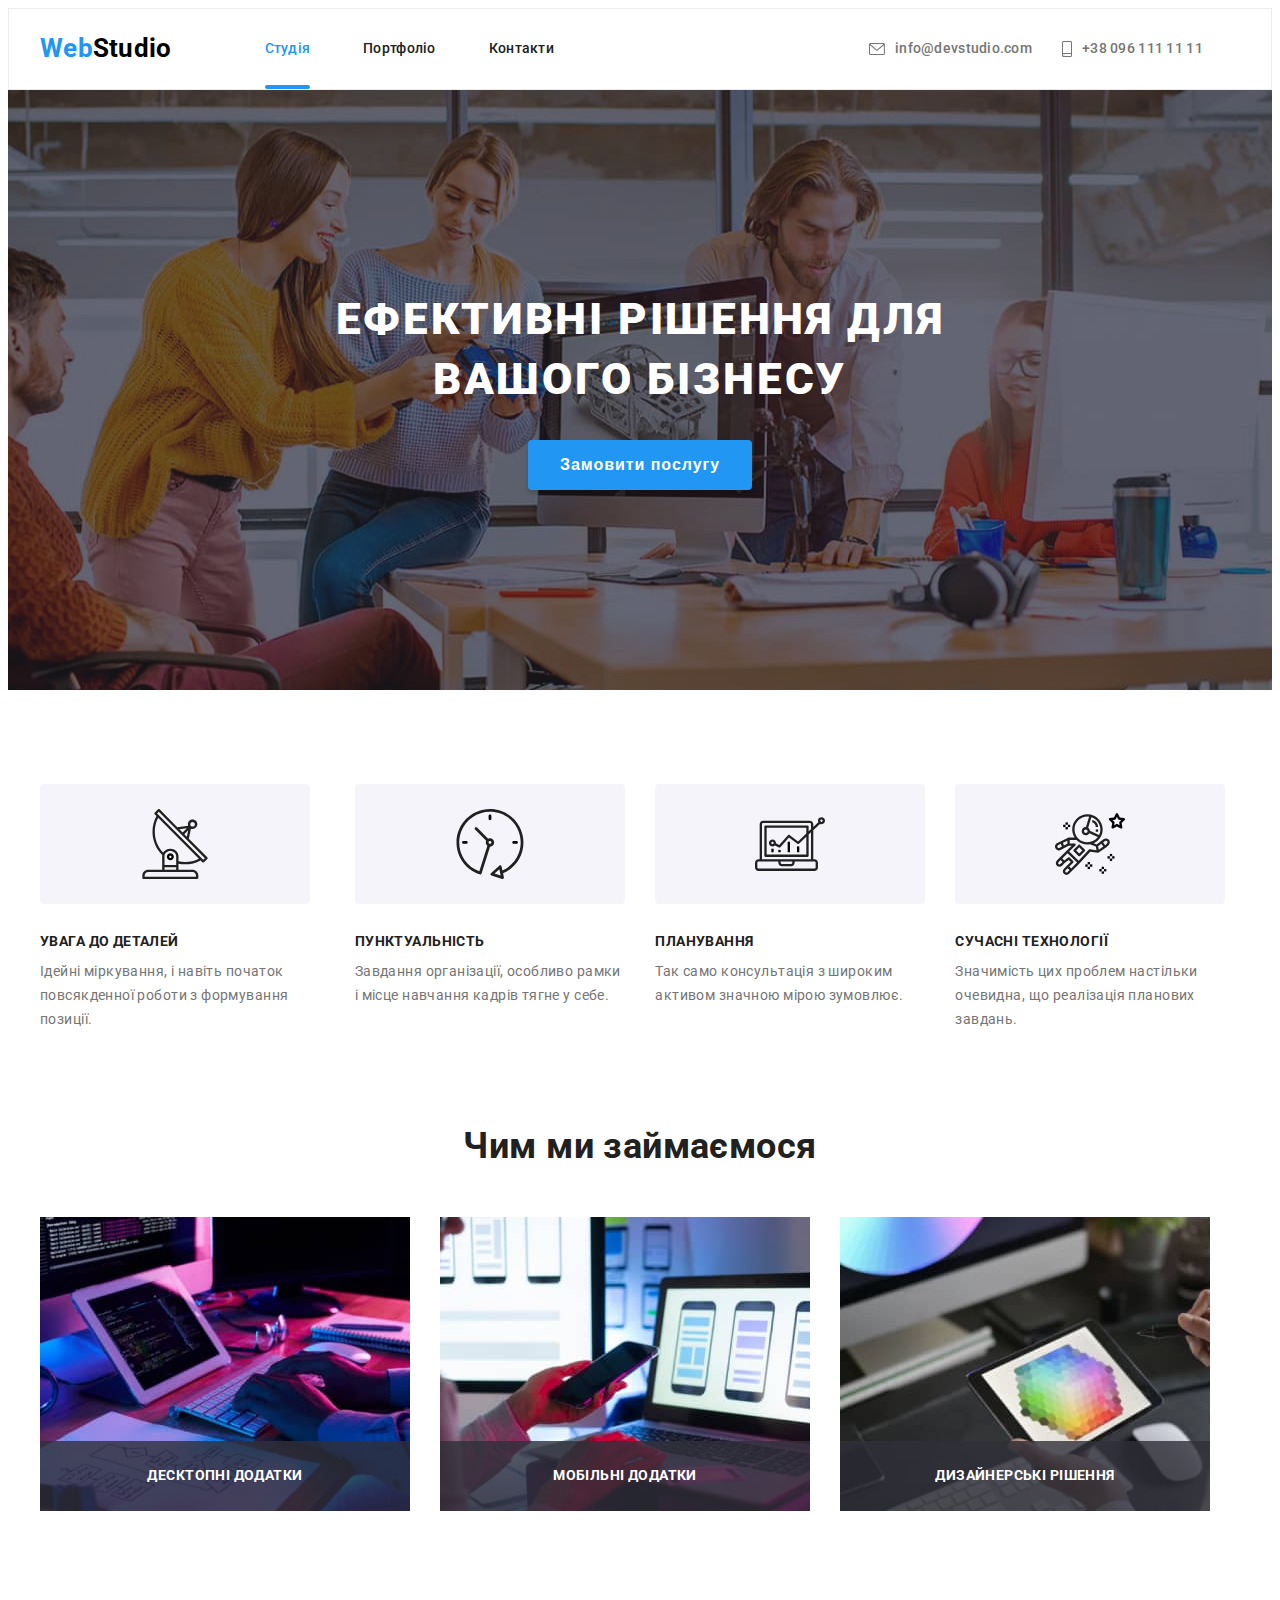
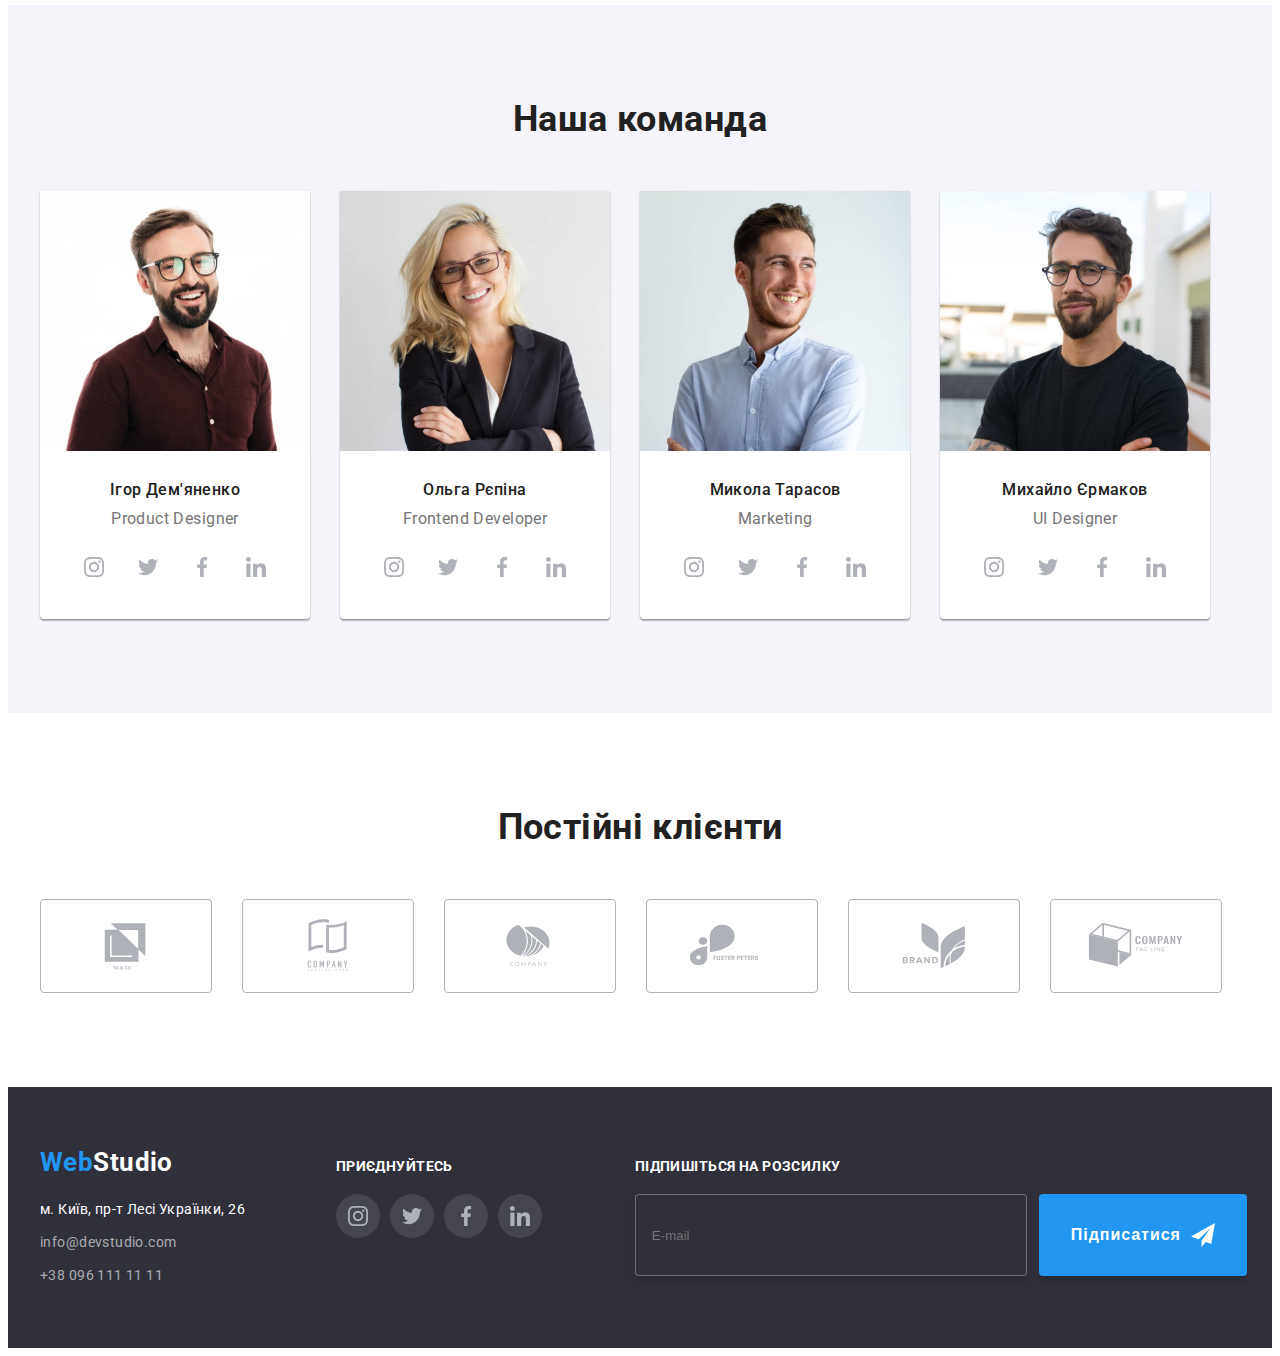
<file: index.html>
<!DOCTYPE html>
<html lang="uk">
  <head>
    <meta charset="UTF-8" />
    <meta http-equiv="X-UA-Compatible" content="IE=edge" />
    <meta name="viewport" content="width=device-width, initial-scale=1.0" />
    <title>WebStudio</title>
    <!-- fonts -->
    <link rel="preconnect" href="https://fonts.googleapis.com" />
    <link rel="preconnect" href="https://fonts.gstatic.com" crossorigin />
    <link
      href="https://fonts.googleapis.com/css2?family=Raleway:wght@700&family=Roboto:wght@400;500;700;900&display=swap"
      rel="stylesheet"
    />
    <!-- css -->
    <link
      rel="stylesheet"
      href="https://cdnjs.cloudflare.com/ajax/libs/modern-normalize/1.1.0/modern-normalize.min.css"
      integrity="sha512-wpPYUAdjBVSE4KJnH1VR1HeZfpl1ub8YT/NKx4PuQ5NmX2tKuGu6U/JRp5y+Y8XG2tV+wKQpNHVUX03MfMFn9Q=="
      crossorigin="anonymous"
      referrerpolicy="no-referrer"
    />
    <link rel="stylesheet" href="./css/styles.css" />
  </head>
  <body>
    <!-- header -->
    <header class="header">
      <!-- logo -->
      <div class="container">
        <div class="box">
          <a class="logo" href="./"><span class="web">Web</span>Studio</a>
          <!-- nav -->
          <ul class="list_nav">
            <li class="item_nav"><a class="link_header active" href="./">Студія</a></li>
            <li class="item_nav"><a class="link_header" href="./portfolio.html">Портфоліо</a></li>
            <li class="item_nav"><a class="link_header" href="./">Контакти</a></li>
          </ul>
          <!-- contact header -->
          <div class="contact_header">
            <a class="link_contact_header" href="mailto:info@devstudio.com">
              <svg class="svg_contact_header" width="16" height="12">
                <use href="./images/symbol-defs.svg#icon-envelope-hover"></use>
              </svg>
              info@devstudio.com
            </a>
            <a class="link_contact_header" href="tel:+380961111111">
              <svg class="svg_contact_header" width="10" height="16">
                <use href="./images/symbol-defs.svg#icon-smartphone"></use>
              </svg>
              +38 096 111 11 11
            </a>
          </div>
        </div>
      </div>
    </header>
    <main>
      <!-- hero -->
      <section class="hero">
        <div class="hero_image">
          <h1 class="hero_title">
            Ефективні рішення для <br />
            вашого бізнесу
          </h1>
          <button class="button" title="button" data-modal-open>Замовити послугу</button>
        </div>
      </section>

      <!-- features -->
      <section class="features">
        <div class="container">
          <h2 class="hidden-title">Особливостi</h2>
          <ul class="list_features">
            <li class="item_features">
              <div class="container_svg_features">
                <svg class="svg_features" width="70" height="70">
                  <use href="./images/symbol-defs.svg#icon-antenna-1"></use>
                </svg>
              </div>
              <h3 class="title_item_features">УВАГА ДО ДЕТАЛЕЙ</h3>
              <p class="text_features">
                Ідейні міркування, і навіть початок повсякденної роботи з формування позиції.
              </p>
            </li>
            <li class="item_features">
              <div class="container_svg_features">
                <svg class="svg_features" width="70" height="70">
                  <use href="./images/symbol-defs.svg#icon-clock-1"></use>
                </svg>
              </div>
              <h3 class="title_item_features">ПУНКТУАЛЬНІСТЬ</h3>
              <p class="text_features">
                Завдання організації, особливо рамки і місце навчання кадрів тягне у себе.
              </p>
            </li>
            <li class="item_features">
              <div class="container_svg_features">
                <svg class="svg_features" width="70" height="70">
                  <use href="./images/symbol-defs.svg#icon-diagram-1"></use>
                </svg>
              </div>
              <h3 class="title_item_features">ПЛАНУВАННЯ</h3>
              <p class="text_features">
                Так само консультація з широким активом значною мірою зумовлює.
              </p>
            </li>
            <li class="item_features">
              <div class="container_svg_features">
                <svg class="svg_features" width="70" height="70">
                  <use href="./images/symbol-defs.svg#icon-astronaut-1"></use>
                </svg>
              </div>
              <h3 class="title_item_features">СУЧАСНІ ТЕХНОЛОГІЇ</h3>
              <p class="text_features">
                Значимість цих проблем настільки очевидна, що реалізація планових завдань.
              </p>
            </li>
          </ul>
        </div>
      </section>

      <!-- works -->
      <section class="works">
        <div class="container">
          <h2 class="title_works">Чим ми займаємося</h2>
          <ul class="list_works">
            <li class="items_works">
              <img src="./images/1.jpg" width="370" alt="клава" class="image_works" />
              <p class="description_works">Десктопні додатки</p>
            </li>
            <li class="items_works">
              <img src="./images/2.jpg" width="370" alt="ноут" class="image_works" />
              <p class="description_works">Мобільні додатки</p>
            </li>
            <li class="items_works">
              <img src="./images/3.jpg" width="370" alt="палiтра" class="image_works" />
              <p class="description_works">Дизайнерські рішення</p>
            </li>
          </ul>
        </div>
      </section>

      <!-- our team -->
      <section class="team">
        <div class="container">
          <h2 class="title_team">Наша команда</h2>
          <ul class="list_team">
            <li class="item_team">
              <img src="./images/4.jpg" width="270" alt="Ігор Дем'яненко" class="img_team" />
              <div class="box_card_team">
                <h3 class="name_team">Ігор Дем'яненко</h3>
                <p class="description_name_team" lang="en">Product Designer</p>
                <ul class="icons_team">
                  <li class="bg_svg_team">
                    <a class="link_svg_team" href="">
                      <svg class="svg_team" width="20" height="20">
                        <use href="./images/symbol-defs.svg#icon-instagram-2"></use>
                      </svg>
                    </a>
                  </li>
                  <li class="bg_svg_team">
                    <a class="link_svg_team" href="">
                      <svg class="svg_team" width="20" height="20">
                        <use href="./images/symbol-defs.svg#icon-twitter-1"></use>
                      </svg>
                    </a>
                  </li>
                  <li class="bg_svg_team">
                    <a class="link_svg_team" href="">
                      <svg class="svg_team" width="20" height="20">
                        <use href="./images/symbol-defs.svg#icon-facebook-1"></use>
                      </svg>
                    </a>
                  </li>
                  <li class="bg_svg_team">
                    <a class="link_svg_team" href="">
                      <svg class="svg_team" width="20" height="20">
                        <use href="./images/symbol-defs.svg#icon-linkedin-1"></use>
                      </svg>
                    </a>
                  </li>
                </ul>
              </div>
            </li>
            <li class="item_team">
              <img src="./images/5.jpg" width="270" alt="Ольга Рєпіна" class="img_team" />
              <div class="box_card_team">
                <h3 class="name_team">Ольга Рєпіна</h3>
                <p class="description_name_team" lang="en">Frontend Developer</p>
                <ul class="icons_team">
                  <li class="bg_svg_team">
                    <a class="link_svg_team" href="">
                      <svg class="svg_team" width="20" height="20">
                        <use href="./images/symbol-defs.svg#icon-instagram-2"></use>
                      </svg>
                    </a>
                  </li>
                  <li class="bg_svg_team">
                    <a class="link_svg_team" href="">
                      <svg class="svg_team" width="20" height="20">
                        <use href="./images/symbol-defs.svg#icon-twitter-1"></use>
                      </svg>
                    </a>
                  </li>
                  <li class="bg_svg_team">
                    <a class="link_svg_team" href="">
                      <svg class="svg_team" width="20" height="20">
                        <use href="./images/symbol-defs.svg#icon-facebook-1"></use>
                      </svg>
                    </a>
                  </li>
                  <li class="bg_svg_team">
                    <a class="link_svg_team" href="">
                      <svg class="svg_team" width="20" height="20">
                        <use href="./images/symbol-defs.svg#icon-linkedin-1"></use>
                      </svg>
                    </a>
                  </li>
                </ul>
              </div>
            </li>
            <li class="item_team">
              <img src="./images/6.jpg" width="270" alt="Микола Тарасов" class="img_team" />
              <div class="box_card_team">
                <h3 class="name_team">Микола Тарасов</h3>
                <p class="description_name_team" lang="en">Marketing</p>
                <ul class="icons_team">
                  <li class="bg_svg_team">
                    <a class="link_svg_team" href="">
                      <svg class="svg_team" width="20" height="20">
                        <use href="./images/symbol-defs.svg#icon-instagram-2"></use>
                      </svg>
                    </a>
                  </li>
                  <li class="bg_svg_team">
                    <a class="link_svg_team" href="">
                      <svg class="svg_team" width="20" height="20">
                        <use href="./images/symbol-defs.svg#icon-twitter-1"></use>
                      </svg>
                    </a>
                  </li>
                  <li class="bg_svg_team">
                    <a class="link_svg_team" href="">
                      <svg class="svg_team" width="20" height="20">
                        <use href="./images/symbol-defs.svg#icon-facebook-1"></use>
                      </svg>
                    </a>
                  </li>
                  <li class="bg_svg_team">
                    <a class="link_svg_team" href="">
                      <svg class="svg_team" width="20" height="20">
                        <use href="./images/symbol-defs.svg#icon-linkedin-1"></use>
                      </svg>
                    </a>
                  </li>
                </ul>
              </div>
            </li>
            <li class="item_team">
              <img src="./images/7.jpg" width="270" alt="Михайло Єрмаков" class="img_team" />
              <div class="box_card_team">
                <h3 class="name_team">Михайло Єрмаков</h3>
                <p class="description_name_team" lang="en">UI Designer</p>
                <ul class="icons_team">
                  <li class="bg_svg_team">
                    <a class="link_svg_team" href="">
                      <svg class="svg_team" width="20" height="20">
                        <use href="./images/symbol-defs.svg#icon-instagram-2"></use>
                      </svg>
                    </a>
                  </li>
                  <li class="bg_svg_team">
                    <a class="link_svg_team" href="">
                      <svg class="svg_team" width="20" height="20">
                        <use href="./images/symbol-defs.svg#icon-twitter-1"></use>
                      </svg>
                    </a>
                  </li>
                  <li class="bg_svg_team">
                    <a class="link_svg_team" href="">
                      <svg class="svg_team" width="20" height="20">
                        <use href="./images/symbol-defs.svg#icon-facebook-1"></use>
                      </svg>
                    </a>
                  </li>
                  <li class="bg_svg_team">
                    <a class="link_svg_team" href="">
                      <svg class="svg_team" width="20" height="20">
                        <use href="./images/symbol-defs.svg#icon-linkedin-1"></use>
                      </svg>
                    </a>
                  </li>
                </ul>
              </div>
            </li>
          </ul>
        </div>
      </section>

      <!-- customers -->
      <section class="customers">
        <div class="container">
          <h2 class="title_customers">Постійні клієнти</h2>
          <ul class="list_customers">
            <li class="item_customers">
              <a href="" class="link_customers">
                <svg class="svg_customers" width="106" height="60">
                  <use href="./images/symbol-defs.svg#icon-Logo"></use>
                </svg>
              </a>
            </li>
            <li class="item_customers">
              <a href="" class="link_customers">
                <svg class="svg_customers" width="106" height="60">
                  <use href="./images/symbol-defs.svg#icon-Logo1"></use>
                </svg>
              </a>
            </li>
            <li class="item_customers">
              <a href="" class="link_customers">
                <svg class="svg_customers" width="106" height="60">
                  <use href="./images/symbol-defs.svg#icon-Logo2"></use>
                </svg>
              </a>
            </li>
            <li class="item_customers">
              <a href="" class="link_customers">
                <svg class="svg_customers" width="106" height="60">
                  <use href="./images/symbol-defs.svg#icon-Logo3"></use>
                </svg>
              </a>
            </li>
            <li class="item_customers">
              <a href="" class="link_customers">
                <svg class="svg_customers" width="106" height="60">
                  <use href="./images/symbol-defs.svg#icon-Logo4"></use>
                </svg>
              </a>
            </li>
            <li class="item_customers">
              <a href="" class="link_customers">
                <svg class="svg_customers" width="106" height="60">
                  <use href="./images/symbol-defs.svg#icon-Logo5"></use>
                </svg>
              </a>
            </li>
          </ul>
        </div>
      </section>
    </main>

    <!-- footer -->
    <footer>
      <div class="container column_footer">
        <div class="column_one">
          <a class="logo logo_footer" href=""><span class="web">Web</span>Studio</a>
          <address class="adress_footer">
            <ul class="list_footer">
              <li class="item_footer street_footer">
                <a href="www.google.com">м. Київ, пр-т Лесі Українки, 26</a>
              </li>
              <li class="item_footer">
                <a href="mailto:info@devstudio.com">info@devstudio.com</a>
              </li>
              <li class="item_footer"><a href="tel:+380961111111">+38 096 111 11 11</a></li>
            </ul>
          </address>
        </div>
        <div class="column_two">
          <h2 class="title_join_footer">приєднуйтесь</h2>
          <ul class="icons_team">
            <li class="bg_svg_team">
              <a class="link_svg_team" href="">
                <svg class="svg_team" width="20" height="20">
                  <use href="./images/symbol-defs.svg#icon-instagram-2"></use>
                </svg>
              </a>
            </li>
            <li class="bg_svg_team">
              <a class="link_svg_team" href="">
                <svg class="svg_team" width="20" height="20">
                  <use href="./images/symbol-defs.svg#icon-twitter-1"></use>
                </svg>
              </a>
            </li>
            <li class="bg_svg_team">
              <a class="link_svg_team" href="">
                <svg class="svg_team" width="20" height="20">
                  <use href="./images/symbol-defs.svg#icon-facebook-1"></use>
                </svg>
              </a>
            </li>
            <li class="bg_svg_team">
              <a class="link_svg_team" href="">
                <svg class="svg_team" width="20" height="20">
                  <use href="./images/symbol-defs.svg#icon-linkedin-1"></use>
                </svg>
              </a>
            </li>
          </ul>
        </div>
        <div class="column_three">
          <h2 class="title_email_footer">Підпишіться на розсилку</h2>
          <form class="form_footer">
            <label class="label_form_footer">
              <input
                class="input_form_footer"
                type="email"
                name="email_user"
                placeholder="E-mail"
                required
              />
            </label>
            <button type="submit" class="button">
              Підписатися
              <svg class="svg_footer" width="24" height="24">
                <use href="./images/symbol-defs.svg#icon-icon-send"></use>
              </svg>
            </button>
          </form>
        </div>
      </div>
    </footer>

    <!-- modal -->
    <div class="backdrop is-hidden" data-modal>
      <div class="modal">
        <button class="button_close_modal" data-modal-close>
          <svg class="close_svg_modal" width="11" height="11">
            <use href="./images/symbol-defs.svg#icon-close"></use>
          </svg>
        </button>
        <form class="form_modal">
          <h2 class="title_modal">Залиште свої дані, ми вам передзвонимо</h2>
          <label class="label_modal">
            Ім'я
            <input class="input_modal" type="text" name="user_name" required placeholder=" " />
            <svg class="svg_modal" width="18" height="18">
              <use href="./images/symbol-defs.svg#icon-person-black-18dp-1"></use>
            </svg>
          </label>
          <label class="label_modal">
            Телефон
              <input class="input_modal" type="tel" name="user_phone" required placeholder=" " />
              <svg class="svg_modal" width="18" height="18">
                <use href="./images/symbol-defs.svg#icon-phone-black-18dp-1"></use>
              </svg>
          </label>
          <label class="label_modal">
            Пошта
              <input class="input_modal" type="email" name="user_mail" required placeholder=" " />
              <svg class="svg_modal" width="18" height="18">
                <use href="./images/symbol-defs.svg#icon-email-black-18dp-1"></use>
              </svg>
          </label>
          Коментар
          <textarea
            class="textarea_modal"
            name="use_commentar"
            placeholder="Введіть текст"
          ></textarea>

          <label class="checkbox_modal">
            <input class="checkbox_input" type="checkbox" />
            <span class="checkbox">
              <svg class="svg_checkbox">
                <use href="./images/symbol-defs.svg#icon-check"></use>
              </svg>
            </span>

            Погоджуюся з розсилкою та приймаю
            <a href="" class="contract">Умови договору</a>
          </label>
          <button type="submit" class="button">Відправити</button>
        </form>
      </div>
    </div>

    <!-- script -->
    <script src="./js/modal.js"></script>
  </body>
</html>
</file>
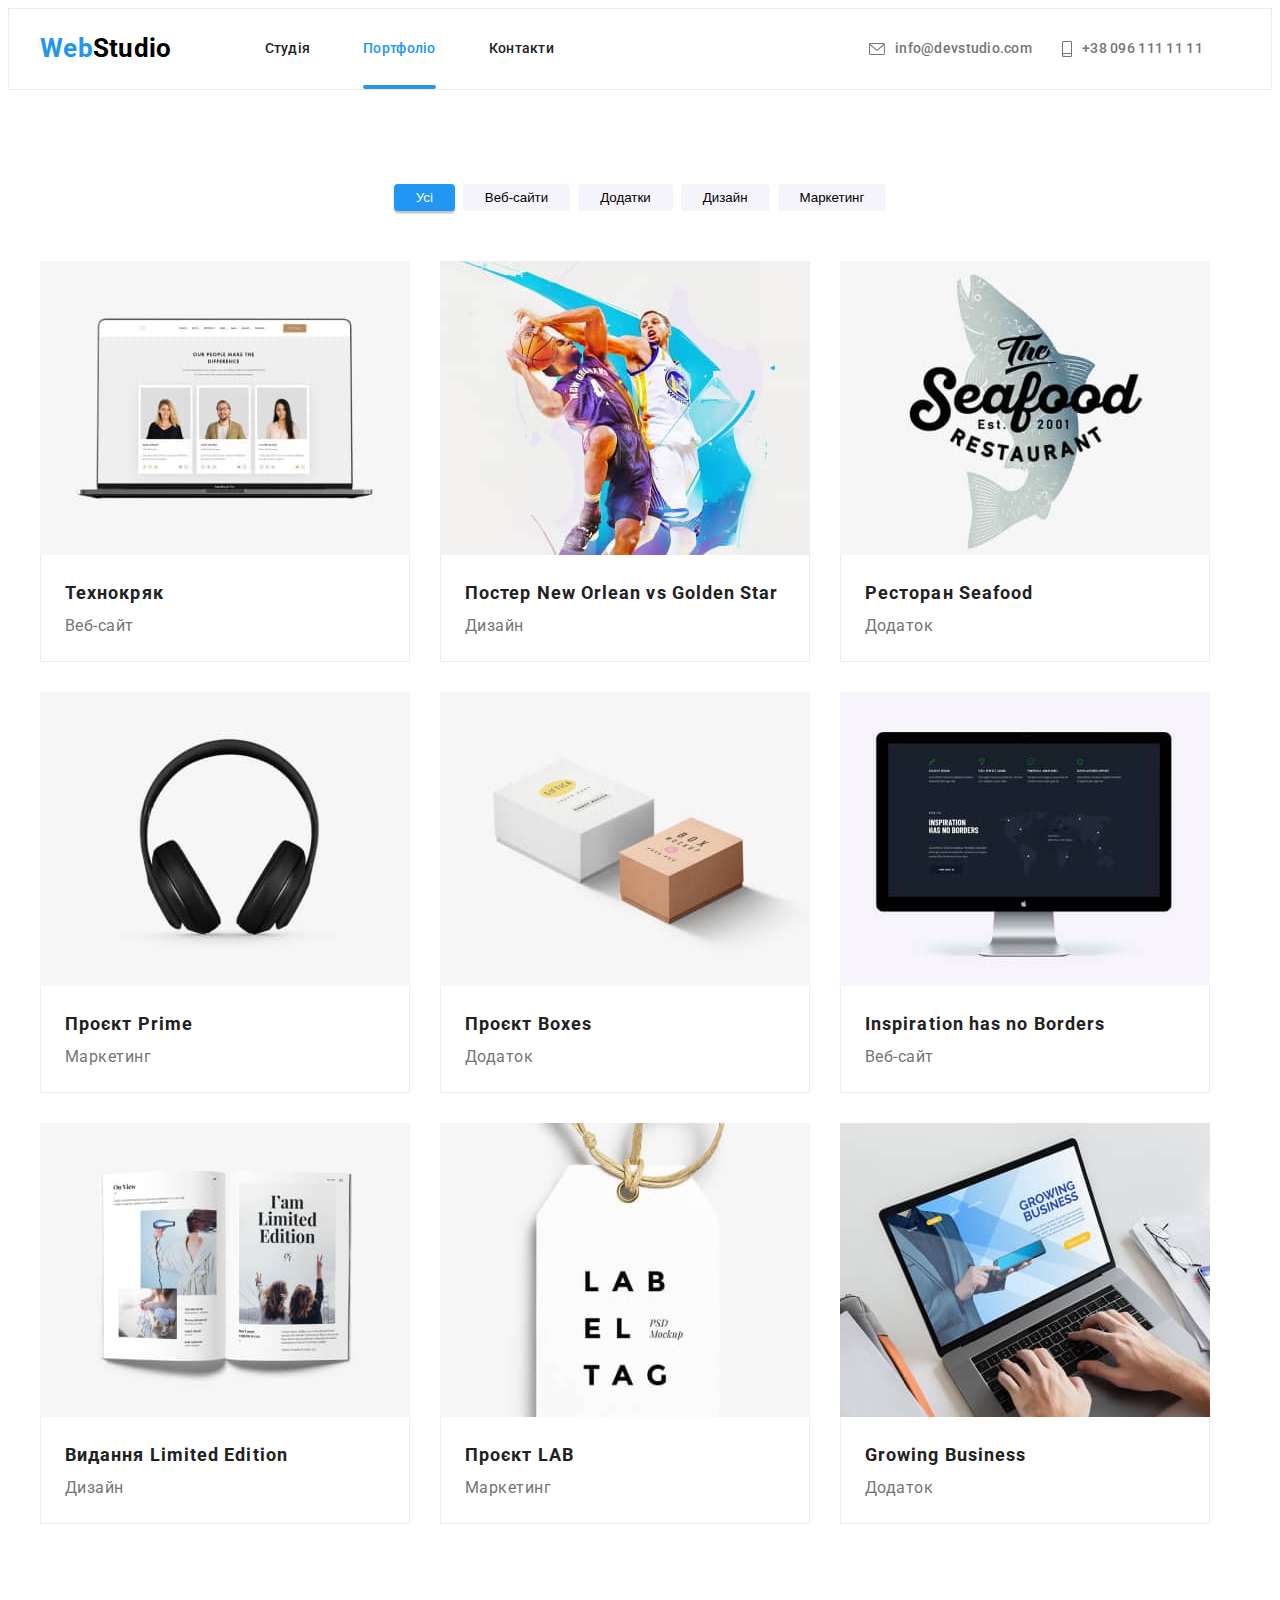
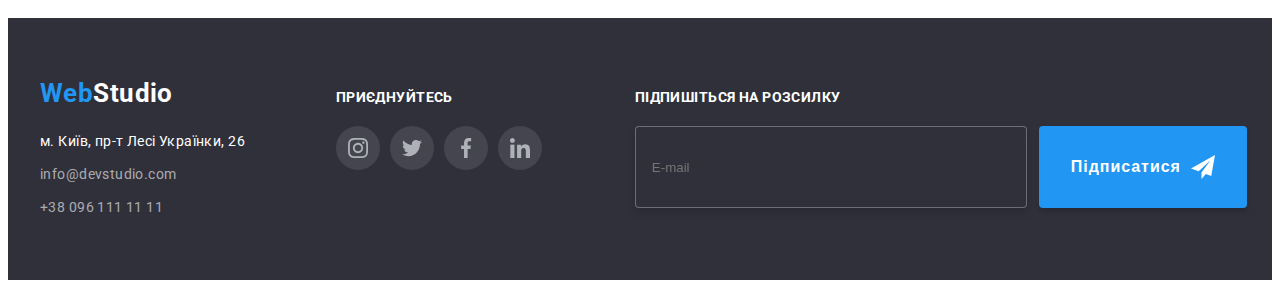
<file: portfolio.html>
<!DOCTYPE html>
<html lang="uk">
  <head>
    <meta charset="UTF-8" />
    <meta http-equiv="X-UA-Compatible" content="IE=edge" />
    <meta name="viewport" content="width=device-width, initial-scale=1.0" />
    <title>WebStudio</title>
    <!-- fonts -->
    <link rel="preconnect" href="https://fonts.googleapis.com" />
    <link rel="preconnect" href="https://fonts.gstatic.com" crossorigin />
    <link
      href="https://fonts.googleapis.com/css2?family=Raleway:wght@700&family=Roboto:wght@400;500;700;900&display=swap"
      rel="stylesheet"
    />
    <!-- css -->
    <link
      rel="stylesheet"
      href="https://cdnjs.cloudflare.com/ajax/libs/modern-normalize/1.1.0/modern-normalize.min.css"
      integrity="sha512-wpPYUAdjBVSE4KJnH1VR1HeZfpl1ub8YT/NKx4PuQ5NmX2tKuGu6U/JRp5y+Y8XG2tV+wKQpNHVUX03MfMFn9Q=="
      crossorigin="anonymous"
      referrerpolicy="no-referrer"
    />
    <link rel="stylesheet" href="./css/styles.css" />
  </head>
  <body>
    <!-- header -->
    <header class="header">
      <!-- logo -->
      <div class="container box">
        <a class="logo" href="./"><span class="web">Web</span>Studio</a>
        <!-- nav -->
        <ul class="list_nav">
          <li class="item_nav"><a class="link_header" href="./">Студія</a></li>
          <li class="item_nav">
            <a class="link_header active" href="./portfolio.html">Портфоліо</a>
          </li>
          <li class="item_nav"><a class="link_header" href="./">Контакти</a></li>
        </ul>
        <!-- contact header -->
        <div class="contact_header">
          <a class="link_contact_header" href="mailto:info@devstudio.com">
            <svg class="svg_contact_header" width="16" height="12">
              <use href="./images/symbol-defs.svg#icon-envelope-hover"></use>
            </svg>
            info@devstudio.com
          </a>
          <a class="link_contact_header" href="tel:+380961111111">
            <svg class="svg_contact_header" width="10" height="16">
              <use href="./images/symbol-defs.svg#icon-smartphone"></use>
            </svg>
            +38 096 111 11 11
          </a>
        </div>
      </div>
    </header>
    <main>
      <section class="filter">
        <div class="container">
          <ul class="list_filter">
            <li class="item_filter">
              <button class="button_filter active_filter" type="button">Усі</button>
            </li>
            <li class="item_filter">
              <button class="button_filter" type="button">Веб-сайти</button>
            </li>
            <li class="item_filter">
              <button class="button_filter" type="button">Додатки</button>
            </li>
            <li class="item_filter"><button class="button_filter" type="button">Дизайн</button></li>
            <li class="item_filter">
              <button class="button_filter" type="button">Маркетинг</button>
            </li>
          </ul>
        </div>
      </section>

      <!-- cards -->
      <section class="cards">
        <div class="container">
          <ul class="list_cards">
            <li class="item_cards">
              <a href="" class="link_cards">
                <div class="box_cards_first">
                  <img
                    class="img_cards"
                    src="./images/portfolio/1.jpg"
                    alt="портфоліо"
                    width="370"
                  />
                  <p class="commentar_card">
                    Ресурс пропонує комплексні пропозиції з різним рівнем функціоналу та сервісів.
                    Все це дозволить відвідувачу отримати вичерпні відомості про компанію чи
                    приватну особу.
                  </p>
                </div>
                <div class="box_cards_second">
                  <h3 class="title_cards">Технокряк</h3>
                  <p class="descriptions_card">Веб-сайт</p>
                </div>
              </a>
            </li>
            <li class="item_cards">
              <a href="" class="link_cards">
                <div class="box_cards_first">
                  <img
                    class="img_cards"
                    src="./images/portfolio/2.jpg"
                    alt="портфоліо"
                    width="370"
                  />
                  <p class="commentar_card">
                    Ресурс пропонує комплексні пропозиції з різним рівнем функціоналу та сервісів.
                    Все це дозволить відвідувачу отримати вичерпні відомості про компанію чи
                    приватну особу.
                  </p>
                </div>
                <div class="box_cards_second">
                  <h3 class="title_cards">Постер New Orlean vs Golden Star</h3>
                  <p class="descriptions_card">Дизайн</p>
                </div>
              </a>
            </li>
            <li class="item_cards">
              <a href="" class="link_cards">
                <div class="box_cards_first">
                  <img
                    class="img_cards"
                    src="./images/portfolio/3.jpg"
                    alt="портфоліо"
                    width="370"
                  />
                  <p class="commentar_card">
                    Ресурс пропонує комплексні пропозиції з різним рівнем функціоналу та сервісів.
                    Все це дозволить відвідувачу отримати вичерпні відомості про компанію чи
                    приватну особу.
                  </p>
                </div>
                <div class="box_cards_second">
                  <h3 class="title_cards">Ресторан Seafood</h3>
                  <p class="descriptions_card">Додаток</p>
                </div>
              </a>
            </li>
            <li class="item_cards">
              <a href="" class="link_cards">
                <div class="box_cards_first">
                  <img
                    class="img_cards"
                    src="./images/portfolio/4.jpg"
                    alt="портфоліо"
                    width="370"
                  />
                  <p class="commentar_card">
                    Ресурс пропонує комплексні пропозиції з різним рівнем функціоналу та сервісів.
                    Все це дозволить відвідувачу отримати вичерпні відомості про компанію чи
                    приватну особу.
                  </p>
                </div>
                <div class="box_cards_second">
                  <h3 class="title_cards">Проєкт Prime</h3>
                  <p class="descriptions_card">Маркетинг</p>
                </div>
              </a>
            </li>
            <li class="item_cards">
              <a href="" class="link_cards">
                <div class="box_cards_first">
                  <img
                    class="img_cards"
                    src="./images/portfolio/5.jpg"
                    alt="портфоліо"
                    width="370"
                  />
                  <p class="commentar_card">
                    Ресурс пропонує комплексні пропозиції з різним рівнем функціоналу та сервісів.
                    Все це дозволить відвідувачу отримати вичерпні відомості про компанію чи
                    приватну особу.
                  </p>
                </div>
                <div class="box_cards_second">
                  <h3 class="title_cards">Проєкт Boxes</h3>
                  <p class="descriptions_card">Додаток</p>
                </div>
              </a>
            </li>
            <li class="item_cards">
              <a href="" class="link_cards">
                <div class="box_cards_first">
                  <img
                    class="img_cards"
                    src="./images/portfolio/6.jpg"
                    alt="портфоліо"
                    width="370"
                  />
                  <p class="commentar_card">
                    Ресурс пропонує комплексні пропозиції з різним рівнем функціоналу та сервісів.
                    Все це дозволить відвідувачу отримати вичерпні відомості про компанію чи
                    приватну особу.
                  </p>
                </div>
                <div class="box_cards_second">
                  <h3 class="title_cards">Inspiration has no Borders</h3>
                  <p class="descriptions_card">Веб-сайт</p>
                </div>
              </a>
            </li>
            <li class="item_cards">
              <a href="" class="link_cards">
                <div class="box_cards_first">
                  <img
                    class="img_cards"
                    src="./images/portfolio/7.jpg"
                    alt="портфоліо"
                    width="370"
                  />
                  <p class="commentar_card">
                    Ресурс пропонує комплексні пропозиції з різним рівнем функціоналу та сервісів.
                    Все це дозволить відвідувачу отримати вичерпні відомості про компанію чи
                    приватну особу.
                  </p>
                </div>
                <div class="box_cards_second">
                  <h3 class="title_cards">Видання Limited Edition</h3>
                  <p class="descriptions_card">Дизайн</p>
                </div>
              </a>
            </li>
            <li class="item_cards">
              <a href="" class="link_cards">
                <div class="box_cards_first">
                  <img
                    class="img_cards"
                    src="./images/portfolio/8.jpg"
                    alt="портфоліо"
                    width="370"
                  />
                  <p class="commentar_card">
                    Ресурс пропонує комплексні пропозиції з різним рівнем функціоналу та сервісів.
                    Все це дозволить відвідувачу отримати вичерпні відомості про компанію чи
                    приватну особу.
                  </p>
                </div>
                <div class="box_cards_second">
                  <h3 class="title_cards">Проєкт LAB</h3>
                  <p class="descriptions_card">Маркетинг</p>
                </div>
              </a>
            </li>
            <li class="item_cards">
              <a href="" class="link_cards">
                <div class="box_cards_first">
                  <img
                    class="img_cards"
                    src="./images/portfolio/9.jpg"
                    alt="портфоліо"
                    width="370"
                  />
                  <p class="commentar_card">
                    Ресурс пропонує комплексні пропозиції з різним рівнем функціоналу та сервісів.
                    Все це дозволить відвідувачу отримати вичерпні відомості про компанію чи
                    приватну особу.
                  </p>
                </div>
                <div class="box_cards_second">
                  <h3 class="title_cards">Growing Business</h3>
                  <p class="descriptions_card">Додаток</p>
                </div>
              </a>
            </li>
          </ul>
        </div>
      </section>
    </main>

    <footer>
      <div class="container column_footer">
        <div class="column_one">
          <a class="logo logo_footer" href=""><span class="web">Web</span>Studio</a>
          <address class="adress_footer">
            <ul class="list_footer">
              <li class="item_footer street_footer">
                <a href="www.google.com">м. Київ, пр-т Лесі Українки, 26</a>
              </li>
              <li class="item_footer">
                <a href="mailto:info@devstudio.com">info@devstudio.com</a>
              </li>
              <li class="item_footer"><a href="tel:+380961111111">+38 096 111 11 11</a></li>
            </ul>
          </address>
        </div>
        <div class="column_two">
          <h2 class="title_join_footer">приєднуйтесь</h2>
          <ul class="icons_team">
            <li class="bg_svg_team">
              <a class="link_svg_team" href="">
                <svg class="svg_team" width="20" height="20">
                  <use href="./images/symbol-defs.svg#icon-instagram-2"></use>
                </svg>
              </a>
            </li>
            <li class="bg_svg_team">
              <a class="link_svg_team" href="">
                <svg class="svg_team" width="20" height="20">
                  <use href="./images/symbol-defs.svg#icon-twitter-1"></use>
                </svg>
              </a>
            </li>
            <li class="bg_svg_team">
              <a class="link_svg_team" href="">
                <svg class="svg_team" width="20" height="20">
                  <use href="./images/symbol-defs.svg#icon-facebook-1"></use>
                </svg>
              </a>
            </li>
            <li class="bg_svg_team">
              <a class="link_svg_team" href="">
                <svg class="svg_team" width="20" height="20">
                  <use href="./images/symbol-defs.svg#icon-linkedin-1"></use>
                </svg>
              </a>
            </li>
          </ul>
        </div>
        <div class="column_three">
          <h2 class="title_email_footer">Підпишіться на розсилку</h2>
          <form class="form_footer">
            <label class="label_form_footer">
              <input
                class="input_form_footer"
                type="email"
                name="email_user"
                placeholder="E-mail"
                required
              />
            </label>
            <button type="submit" class="button">
              Підписатися
              <svg class="svg_footer" width="24" height="24">
                <use href="./images/symbol-defs.svg#icon-icon-send"></use>
              </svg>
            </button>
          </form>
        </div>
      </div>
    </footer>
  </body>
</html>
</file>
<file: css/styles.css>
:root {
  --general_bg: #ffffff;
  --general_color: #757575;
  --title_color: #212121;
  --accent_color: #2196f3;
  --logo_color: #000000;
  --svg_color: #afb1b8;
  --second_bg_color: #f5f4fa;
  --footer_color: #2f303a;
}

/* general */
body {
  font-family: 'Roboto', sans-serif;
  font-style: normal;
  font-weight: 400;
  font-size: 14px;
  line-height: 1.71;
  letter-spacing: 0.03em;
  color: var(--general_color);
}

.container {
  padding-left: 15px;
  padding-right: 15px;
  width: 1200px;
  margin-left: auto;
  margin-right: auto;
}

a {
  text-decoration: none;
  color: inherit;
}

ul,
p {
  list-style: none;
  padding: 0;
  margin: 0;
}

h1,
h2,
h3 {
  margin: 0;
}

h2 {
  font-weight: 700;
  font-size: 36px;
  line-height: 1.16;
  text-align: center;
  color: var(--title_color);

  margin-bottom: 50px;
}

/* logo */
.header {
  border: 1px solid #ececec;
}

.box {
  display: flex;
  align-items: center;

  font-weight: 500;
  font-size: 14px;
  line-height: 1.14;
  letter-spacing: 0.02em;

  color: var(--title_color);
}

.logo {
  font-weight: 700;
  font-size: 26px;
  line-height: 1.19;
  color: var(--logo_color);
  margin-right: 93px;

  margin-top: 24px;
  margin-bottom: 25px;
}

.web {
  color: var(--accent_color);
}

/* list_nav */
.list_nav {
  display: flex;
}

.item_nav {
  margin-right: 53px;
}

.item_nav:last-child {
  margin-right: 315px;
}

.link_header {
  padding-top: 32px;
  padding-bottom: 32px;
  position: relative;

  transition: color 250ms cubic-bezier(0.4, 0, 0.2, 1);
}

.link_header:hover,
.link_header:focus {
  color: var(--accent_color);
  transform: scaleX(1);
}

.link_header::before {
  content: '';
  background-color: #2196f3;
  border-radius: 2px;
  width: 100%;
  height: 4px;
  position: absolute;
  left: 0;
  bottom: -1px;

  transform: scaleX(0);
  transform-origin: left;
  transition: transform 250ms cubic-bezier(0.4, 0, 0.2, 1);
}

.link_header:hover::before,
.link_header:focus::before {
  transform: scaleX(1);
}

.active {
  color: var(--accent_color);
}

.active::before {
  content: '';
  background-color: #2196f3;
  border-radius: 2px;
  width: 100%;
  height: 4px;
  position: absolute;
  left: 0;
  bottom: -1px;

  transform: scaleX(1);
}

/* contact-header */
.contact_header {
  display: flex;
  color: var(--general_color);
}

.contact_header a {
  padding-top: 32px;
  padding-bottom: 32px;
}

.link_contact_header {
  display: flex;
  justify-content: center;
  align-items: center;

  transition: color 250ms cubic-bezier(0.4, 0, 0.2, 1);
}

.link_contact_header:hover,
.link_contact_header:focus {
  color: var(--accent_color);
}

.link_contact_header:nth-child(1) {
  margin-right: 30px;
}

.svg_contact_header {
  fill: var(--general_color);
  margin-right: 10px;

  transition: fill 250ms cubic-bezier(0.4, 0, 0.2, 1);
}

.link_contact_header:hover .svg_contact_header,
.link_contact_header:focus .svg_contact_header {
  fill: var(--accent_color);
}

/* hero */
.hero {
  background-color: var(--second_bg_color);
}

.hero_image {
  padding-top: 200px;
  padding-bottom: 200px;
  display: block;
  max-width: 1600px;
  background-image: linear-gradient(rgba(47, 48, 58, 0.4), rgba(47, 48, 58, 0.4)),
    url(../images/hero.jpg);
  background-repeat: no-repeat;
  background-position: center;
  margin-left: auto;
  margin-right: auto;
}

.hero_title {
  text-align: center;
  margin-bottom: 30px;
  color: var(--general_bg);
  font-weight: 900;
  font-size: 44px;
  line-height: 1.36;
  letter-spacing: 0.06em;
  text-transform: uppercase;
}

.button {
  font-weight: 700;
  font-size: 16px;
  line-height: 1.88;
  display: flex;
  align-items: center;
  text-align: center;
  letter-spacing: 0.06em;
  color: #ffffff;

  background: #2196f3;
  box-shadow: 0px 4px 4px rgba(0, 0, 0, 0.15);
  border-radius: 4px;
  border: transparent;
  cursor: pointer;

  margin-left: auto;
  margin-right: auto;
  padding: 10px 32px;

  transition: background-color 250ms cubic-bezier(0.4, 0, 0.2, 1),
    color 250ms cubic-bezier(0.4, 0, 0.2, 1);
}

.button:focus,
.button:hover {
  background-color: var(--general_bg);
  color: var(--accent_color);
}

/* features */
.features {
  padding-top: 94px;
  padding-bottom: 94px;
}

.hidden-title {
  position: absolute;
  white-space: nowrap;
  width: 1px;
  height: 1px;
  overflow: hidden;
  border: 0;
  padding: 0;
  clip: rect(0 0 0 0);
  clip-path: inset(50%);
  margin: -1px;
}

.list_features {
  display: flex;
}

.item_features:not(:last-child) {
  margin-right: 30px;
}

.title_item_features {
  font-weight: 700;
  font-size: 14px;
  line-height: 1.14;
  text-transform: uppercase;
  color: var(--title_color);

  margin-bottom: 10px;
}

.container_svg_features {
  background: #f5f4fa;
  border-radius: 4px;
  width: 270px;
  height: 120px;
  display: flex;
  align-items: center;
  justify-content: center;
  margin-bottom: 30px;
}

/* works */
.works {
  padding-bottom: 94px;
}

.list_works {
  display: flex;
}

.items_works {
  position: relative;
}

.items_works:not(:last-child) {
  margin-right: 30px;
}

.image_works {
  display: block;
}

.description_works {
  position: absolute;
  left: 0;
  bottom: 0;
  height: 70px;
  width: 100%;
  display: flex;
  justify-content: center;
  align-items: center;

  font-weight: 700;
  font-size: 14px;
  line-height: 1.14;
  text-align: center;
  text-transform: uppercase;
  color: var(--general_bg);
  background-color: rgba(47, 48, 58, 0.8);
}

/* our team */
.team {
  padding-top: 94px;
  padding-bottom: 94px;
  background-color: var(--second_bg_color);
}

.title_team {
  font-weight: 700;
  font-size: 36px;
  line-height: 1.16;
  text-align: center;
  color: var(--title_color);

  margin-bottom: 50px;
}

.list_team {
  display: flex;
}

.item_team {
  background: var(--general_bg);
  box-shadow: 0px 1px 3px rgba(0, 0, 0, 0.12), 0px 1px 1px rgba(0, 0, 0, 0.14),
    0px 2px 1px rgba(0, 0, 0, 0.2);
  border-radius: 0px 0px 4px 4px;
}

.item_team img {
  display: block;
}

.item_team:not(:last-child) {
  margin-right: 30px;
}

.box_card_team {
  padding: 30px 32px;
  text-align: center;
}

.name_team {
  font-weight: 500;
  font-size: 16px;
  line-height: 1.18;
  text-align: center;
  color: var(--title_color);

  margin-bottom: 10px;
}

.description_name_team {
  font-weight: 400;
  font-size: 16px;
  line-height: 1.18;
  text-align: center;
  color: #757575;

  margin-bottom: 16px;
}

/* our team icons */
.icons_team {
  display: flex;
}

.link_svg_team {
  display: flex;
  justify-content: center;
  align-items: center;
  width: 44px;
  height: 44px;
  border-radius: 50%;

  transition: background-color 250ms cubic-bezier(0.4, 0, 0.2, 1);
}

.bg_svg_team:not(:last-child) {
  margin-right: 10px;
}

.link_svg_team:hover,
.link_svg_team:focus {
  background-color: var(--accent_color);
}

.svg_team {
  fill: #afb1b8;

  transition: fill 250ms cubic-bezier(0.4, 0, 0.2, 1);
}

.link_svg_team:hover .svg_team,
.link_svg_team:focus .svg_team {
  fill: var(--general_bg);
}

/* customers */
.customers {
  padding-top: 94px;
  padding-bottom: 94px;
}

.list_customers {
  display: flex;
}

.item_customers:not(:last-child) {
  margin-right: 30px;
}

.link_customers {
  border: 1px solid #afb1b8;
  border-radius: 4px;
  width: 170px;
  height: 92px;
  display: flex;
  justify-content: center;
  align-items: center;

  transition: border-color 250ms cubic-bezier(0.4, 0, 0.2, 1);
}

.link_customers:hover,
.link_customers:focus {
  border-color: var(--accent_color);
}

.svg_customers {
  fill: #afb1b8;

  transition: fill 250ms cubic-bezier(0.4, 0, 0.2, 1);
}

.link_customers:hover .svg_customers,
.link_customers:focus .svg_customers {
  fill: var(--accent_color);
}

/* footer */
footer {
  background-color: var(--footer_color);
  padding-top: 60px;
  padding-bottom: 60px;
}

.logo_footer {
  color: var(--general_bg);
}

.adress_footer {
  margin-top: 20px;
  font-style: normal;
}

.item_footer {
  color: rgba(255, 255, 255, 0.6);
}

.item_footer:nth-child(1) {
  color: var(--general_bg);
}

.item_footer:not(:last-child) {
  margin-bottom: 9px;
}

.column_footer {
  display: flex;
  align-items: baseline;
}

.column_two {
  margin-left: 70px;
}

.title_join_footer {
  font-weight: 700;
  font-size: 14px;
  line-height: 1.14;
  text-transform: uppercase;
  color: #ffffff;
  text-align: left;

  margin-bottom: 20px;
}

.column_two .bg_svg_team {
  background-color: rgba(255, 255, 255, 0.1);
  border-radius: 50%;
  display: flex;
  justify-content: center;
  align-items: center;
}

.column_three {
  margin-left: 93px;
}

.title_email_footer {
  font-weight: 700;
  font-size: 14px;
  line-height: 1.14;
  text-transform: uppercase;
  color: #ffffff;
  text-align: left;

  margin-bottom: 20px;
}

.form_footer {
  display: flex;
}

.input_form_footer {
  border: 1px solid rgba(255, 255, 255, 0.3);
  filter: drop-shadow(0px 4px 4px rgba(0, 0, 0, 0.15));
  border-radius: 4px;
  background-color: #2f303a;
  color: #afb1b8;
  padding: 15px 16px;
  width: 358px;
  height: 50px;
  margin-right: 12px;
}

.svg_footer {
  margin-left: 10px;
  fill: #ffffff;

  transition: fill 250ms cubic-bezier(0.4, 0, 0.2, 1);
}

.button:focus .svg_footer,
.button:hover .svg_footer {
  fill: var(--accent_color);
}

/* portfolio */
.filter {
  padding-top: 94px;
  padding-bottom: 50px;
}

.list_filter {
  display: flex;
  justify-content: center;
}

.item_filter:not(:last-child) {
  margin-right: 8px;
}

.button_filter {
  align-items: center;
  justify-content: center;

  background-color: #f5f4fa;
  border-radius: 4px;
  padding: 6px 22px;
  border: none;
  cursor: pointer;

  transition: background-color 250ms cubic-bezier(0.4, 0, 0.2, 1),
    box-shadow 250ms cubic-bezier(0.4, 0, 0.2, 1), color 250ms cubic-bezier(0.4, 0, 0.2, 1);
}

.button_filter:hover,
.button_filter:focus {
  background-color: var(--accent_color);
  box-shadow: 0px 3px 1px rgba(0, 0, 0, 0.1), 0px 1px 2px rgba(0, 0, 0, 0.08),
    0px 2px 2px rgba(0, 0, 0, 0.12);
  color: var(--general_bg);
}

.active_filter {
  background-color: var(--accent_color);
  box-shadow: 0px 3px 1px rgba(0, 0, 0, 0.1), 0px 1px 2px rgba(0, 0, 0, 0.08),
    0px 2px 2px rgba(0, 0, 0, 0.12);

  color: var(--general_bg);
}

/* cards */
.list_cards {
  display: flex;
  flex-wrap: wrap;
  margin-bottom: 94px;
  gap: 30px;
}

.item_cards {
  transition: box-shadow 250ms cubic-bezier(0.4, 0, 0.2, 1);
}

.item_cards:hover,
.item_cards:focus {
  box-shadow: 0px 1px 1px rgba(0, 0, 0, 0.12), 0px 4px 4px rgba(0, 0, 0, 0.06),
    1px 4px 6px rgba(0, 0, 0, 0.16);
}

.box_cards_first {
  position: relative;
  overflow: hidden;
}

.img_cards {
  display: block;
}

.commentar_card {
  position: absolute;
  background-color: rgba(33, 150, 243, 0.9);
  max-height: 100%;
  max-width: 100%;
  color: var(--general_bg);
  left: 0;
  top: 0;

  font-weight: 400;
  font-size: 18px;
  line-height: 1.56;
  color: #ffffff;
  padding: 63px 24px;

  transform: translateY(100%);
  transition: transform 250ms cubic-bezier(0.4, 0, 0.2, 1);
}

.link_cards:hover .commentar_card,
.link_cards:focus .commentar_card {
  transform: translateY(0);
}

.box_cards_second {
  padding: 20px 24px;

  background: #ffffff;
  border: 1px solid #eeeeee;
  border-top: none;
}

.title_cards {
  font-weight: 700;
  font-size: 18px;
  line-height: 2;
  letter-spacing: 0.06em;
  color: var(--title_color);
}

.descriptions_card {
  font-size: 16px;
  line-height: 1.88;
  letter-spacing: 0.03em;
}

/* modal */
.backdrop {
  width: 100%;
  height: 100%;
  position: fixed;
  background-color: rgba(0, 0, 0, 0.2);
  top: 0;
  left: 0;
  z-index: 1000;
}

.modal {
  box-sizing: border-box;
  width: 528px;
  height: 581px;
  background: #ffffff;
  box-shadow: 0px 1px 3px rgba(0, 0, 0, 0.12), 0px 1px 1px rgba(0, 0, 0, 0.14),
    0px 2px 1px rgba(0, 0, 0, 0.2);
  border-radius: 4px;
  position: absolute;
  top: 50%;
  left: 50%;
  transform: translate(-50%, -50%);
  padding: 40px;
}

.is-hidden {
  opacity: 0;
  visibility: hidden;
  pointer-events: none;
}

.button_close_modal {
  display: flex;
  justify-content: center;
  align-items: center;

  width: 30px;
  height: 30px;
  border: 1px solid rgba(0, 0, 0, 0.1);
  border-radius: 50%;
  position: absolute;
  right: 8px;
  top: 8px;
  background-color: #fff;
  cursor: pointer;

  transition: fill 250ms cubic-bezier(0.4, 0, 0.2, 1);
}

.button_close_modal:hover {
  fill: var(--accent_color);
}

.title_modal {
  font-size: 20px;
  line-height: 1.15;
  text-align: center;
  color: #212121;
  margin-bottom: 12px;
}

.form_modal {
  display: flex;
  flex-direction: column;
}

.label_modal {
  display: flex;
  flex-direction: column;
  margin-bottom: 10px;

  font-size: 12px;
  line-height: 1.16;
  letter-spacing: 0.01em;
  position: relative;
}


.input_modal {
  position: relative;
  box-sizing: border-box;
  border: 1px solid rgba(33, 33, 33, 0.2);
  border-radius: 4px;
  height: 40px;
  width: 448px;
  margin-top: 4px;
  padding: 12px 16px 12px 34px;
}

.svg_modal {
  position: absolute;
  left: 12px;
  bottom: 11px;
  fill: var(--logo_color);

  transition: fill 250ms cubic-bezier(0.4, 0, 0.2, 1);
}

.label_modal:focus-within .svg_modal {
  fill: var(--accent_color);
}

.textarea_modal {
  border: 1px solid rgba(33, 33, 33, 0.2);
  border-radius: 4px;
  height: 120px;
  max-width: 448px;
  padding: 12px 16px;
  margin-bottom: 20px;
  min-height: 120px;
  resize: none;

  font-size: 12px;
  line-height: 1.16;
  letter-spacing: 0.01em;
}

.textarea_modal::placeholder {
  font-size: 12px;
  line-height: 1.16;
  letter-spacing: 0.01em;

  color: rgba(117, 117, 117, 0.5);
}

/* checkbox */
.checkbox_modal {
  padding-left: 36.38px;
  margin-bottom: 30px;
}

.checkbox_input {
  position: absolute;
  white-space: nowrap;
  width: 1px;
  height: 1px;
  overflow: hidden;
  border: 0;
  padding: 0;
  clip: rect(0 0 0 0);
  clip-path: inset(50%);
  margin: -1px;
}

.checkbox {
  display: flex;
  justify-content: center;
  align-items: center;
  position: absolute;
  margin-bottom: 1em;
  width: 16px;
  height: 15px;
  background-color: #fff;
  border-radius: 2px;
  border: 2px solid #212121;
  margin-left: -24.38px;
  margin-top: 3px;

  transition: background-color 250ms cubic-bezier(0.4, 0, 0.2, 1),
    border-color 250ms cubic-bezier(0.4, 0, 0.2, 1);
}

.checkbox_input:checked + .checkbox {
  background-color: var(--accent_color);
  border-color: var(--accent_color);
}


.svg_checkbox{
  background-origin: border-box;
}

.contract {
  color: var(--accent_color);
  text-decoration: underline;
}
</file>
